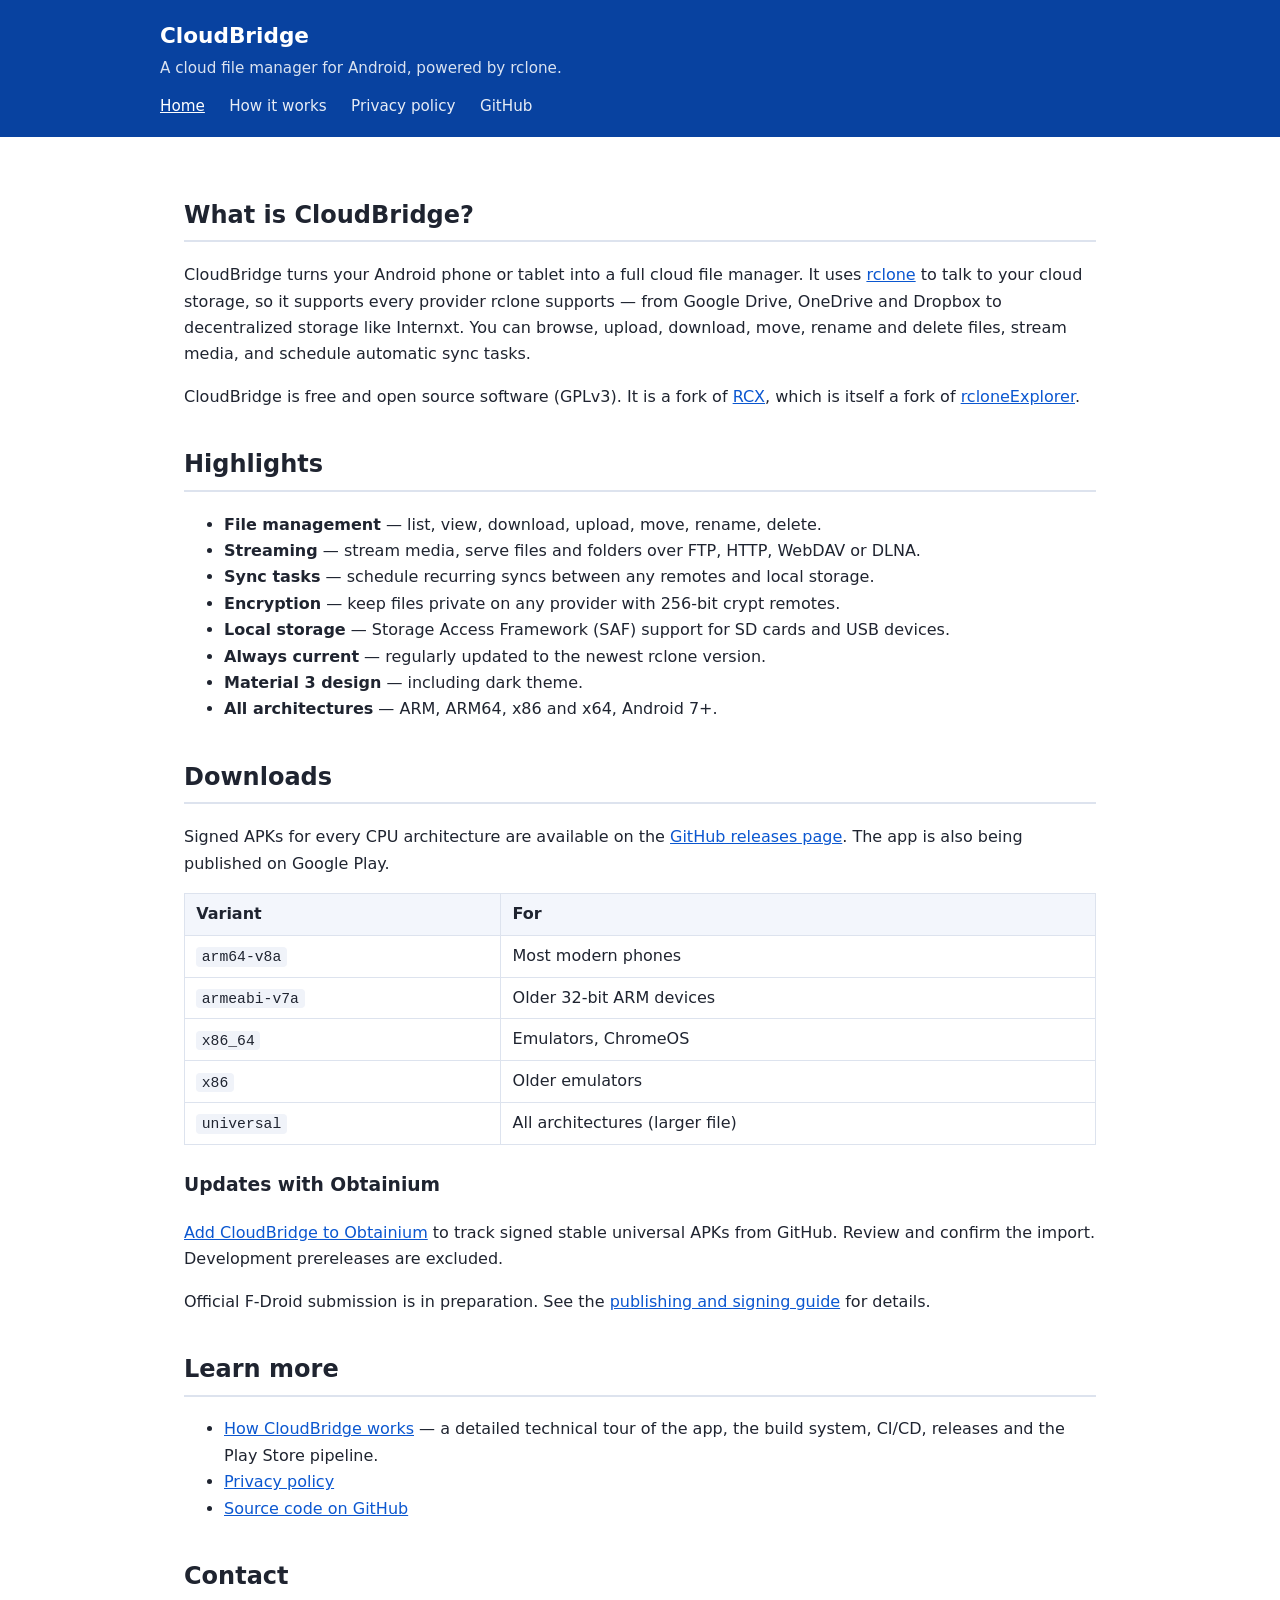
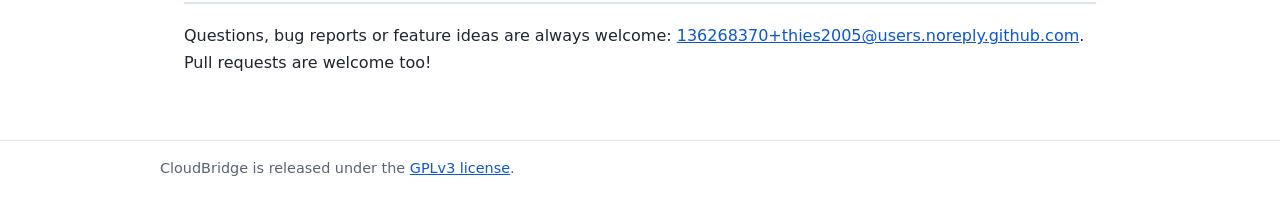
<file: docs/index.html>
<!DOCTYPE html>
<html lang="en">
<head>
  <meta charset="utf-8">
  <meta name="viewport" content="width=device-width, initial-scale=1">
  <title>CloudBridge — Rclone for Android</title>
  <meta name="description" content="CloudBridge is a cloud file manager for Android, powered by rclone.">
  <link rel="stylesheet" href="style.css">
</head>
<body>
<header class="site">
  <div class="inner">
    <h1>CloudBridge</h1>
    <p>A cloud file manager for Android, powered by rclone.</p>
    <nav class="site">
      <a href="index.html" aria-current="page">Home</a>
      <a href="internals.html">How it works</a>
      <a href="privacy.html">Privacy policy</a>
      <a href="https://github.com/thies2005/CloudBridge">GitHub</a>
    </nav>
  </div>
</header>

<main>
  <h2>What is CloudBridge?</h2>
  <p>
    CloudBridge turns your Android phone or tablet into a full cloud file manager.
    It uses <a href="https://rclone.org">rclone</a> to talk to your cloud storage,
    so it supports every provider rclone supports — from Google Drive, OneDrive and
    Dropbox to decentralized storage like Internxt. You can browse, upload, download,
    move, rename and delete files, stream media, and schedule automatic sync tasks.
  </p>
  <p>
    CloudBridge is free and open source software (GPLv3). It is a fork of
    <a href="https://github.com/x0b/rcx">RCX</a>, which is itself a fork of
    <a href="https://github.com/patrykcoding/rcloneExplorer">rcloneExplorer</a>.
  </p>

  <h2>Highlights</h2>
  <ul>
    <li><strong>File management</strong> — list, view, download, upload, move, rename, delete.</li>
    <li><strong>Streaming</strong> — stream media, serve files and folders over FTP, HTTP, WebDAV or DLNA.</li>
    <li><strong>Sync tasks</strong> — schedule recurring syncs between any remotes and local storage.</li>
    <li><strong>Encryption</strong> — keep files private on any provider with 256-bit crypt remotes.</li>
    <li><strong>Local storage</strong> — Storage Access Framework (SAF) support for SD cards and USB devices.</li>
    <li><strong>Always current</strong> — regularly updated to the newest rclone version.</li>
    <li><strong>Material 3 design</strong> — including dark theme.</li>
    <li><strong>All architectures</strong> — ARM, ARM64, x86 and x64, Android 7+.</li>
  </ul>

  <h2>Downloads</h2>
  <p>
    Signed APKs for every CPU architecture are available on the
    <a href="https://github.com/thies2005/CloudBridge/releases">GitHub releases page</a>.
    The app is also being published on Google Play.
  </p>
  <table>
    <tr><th>Variant</th><th>For</th></tr>
    <tr><td><code>arm64-v8a</code></td><td>Most modern phones</td></tr>
    <tr><td><code>armeabi-v7a</code></td><td>Older 32-bit ARM devices</td></tr>
    <tr><td><code>x86_64</code></td><td>Emulators, ChromeOS</td></tr>
    <tr><td><code>x86</code></td><td>Older emulators</td></tr>
    <tr><td><code>universal</code></td><td>All architectures (larger file)</td></tr>
  </table>

  <h3>Updates with Obtainium</h3>
  <p><a href="https://apps.obtainium.imranr.dev/redirect?r=obtainium%3A%2F%2Fapp%2F%257B%2522id%2522%253A%2522de.schuelken.cloudbridge%2522%252C%2522url%2522%253A%2522https%253A%252F%252Fgithub.com%252Fthies2005%252FCloudBridge%2522%252C%2522author%2522%253A%2522thies2005%2522%252C%2522name%2522%253A%2522CloudBridge%2522%252C%2522preferredApkIndex%2522%253A0%252C%2522additionalSettings%2522%253A%2522%257B%255C%2522includePrereleases%255C%2522%253Afalse%252C%255C%2522fallbackToOlderReleases%255C%2522%253Afalse%252C%255C%2522sortMethodChoice%255C%2522%253A%255C%2522date%255C%2522%252C%255C%2522verifyLatestTag%255C%2522%253Afalse%252C%255C%2522apkFilterRegEx%255C%2522%253A%255C%2522%255Ecloudbridge_v%255B0-9%255D%252B%255C%255C%255C%255C.%255B0-9%255D%252B%255C%255C%255C%255C.%255B0-9%255D%252B-oss-universal-release%255C%255C%255C%255C.apk%2524%255C%2522%252C%255C%2522invertAPKFilter%255C%2522%253Afalse%252C%255C%2522autoApkFilterByArch%255C%2522%253Afalse%252C%255C%2522trackOnly%255C%2522%253Afalse%252C%255C%2522versionDetection%255C%2522%253Atrue%257D%2522%257D">Add CloudBridge to Obtainium</a> to track signed stable universal APKs from GitHub. Review and confirm the import. Development prereleases are excluded.</p>
  <p>Official F-Droid submission is in preparation. See the <a href="https://github.com/thies2005/CloudBridge/blob/master/docs/PUBLISHING.md">publishing and signing guide</a> for details.</p>

  <h2>Learn more</h2>
  <ul>
    <li><a href="internals.html">How CloudBridge works</a> — a detailed technical tour of the app, the build system, CI/CD, releases and the Play Store pipeline.</li>
    <li><a href="privacy.html">Privacy policy</a></li>
    <li><a href="https://github.com/thies2005/CloudBridge">Source code on GitHub</a></li>
  </ul>

  <h2>Contact</h2>
  <p>
    Questions, bug reports or feature ideas are always welcome:
    <a href="mailto:136268370+thies2005@users.noreply.github.com">136268370+thies2005@users.noreply.github.com</a>.
    Pull requests are welcome too!
  </p>
</main>

<footer class="site">
  <div class="inner">
    CloudBridge is released under the <a href="https://github.com/thies2005/CloudBridge/blob/master/LICENSE">GPLv3 license</a>.
  </div>
</footer>
</body>
</html>
</file>
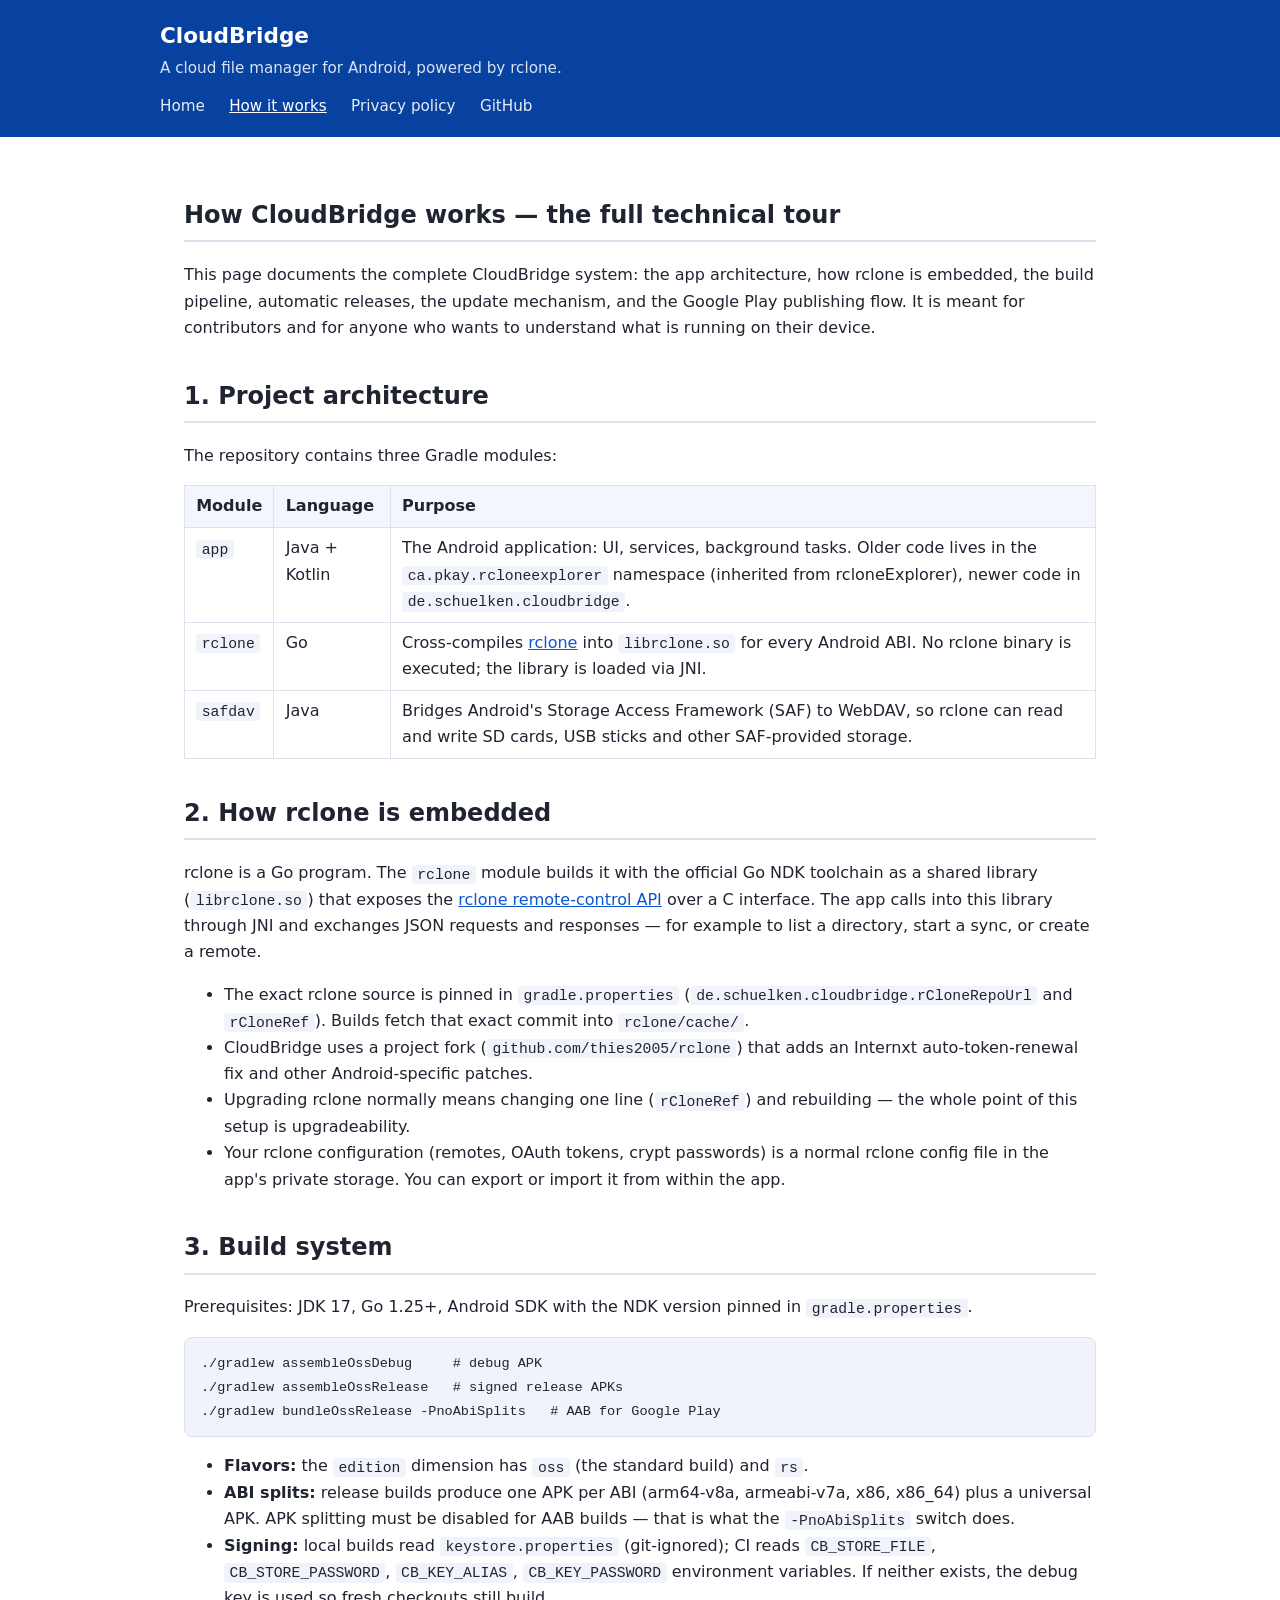
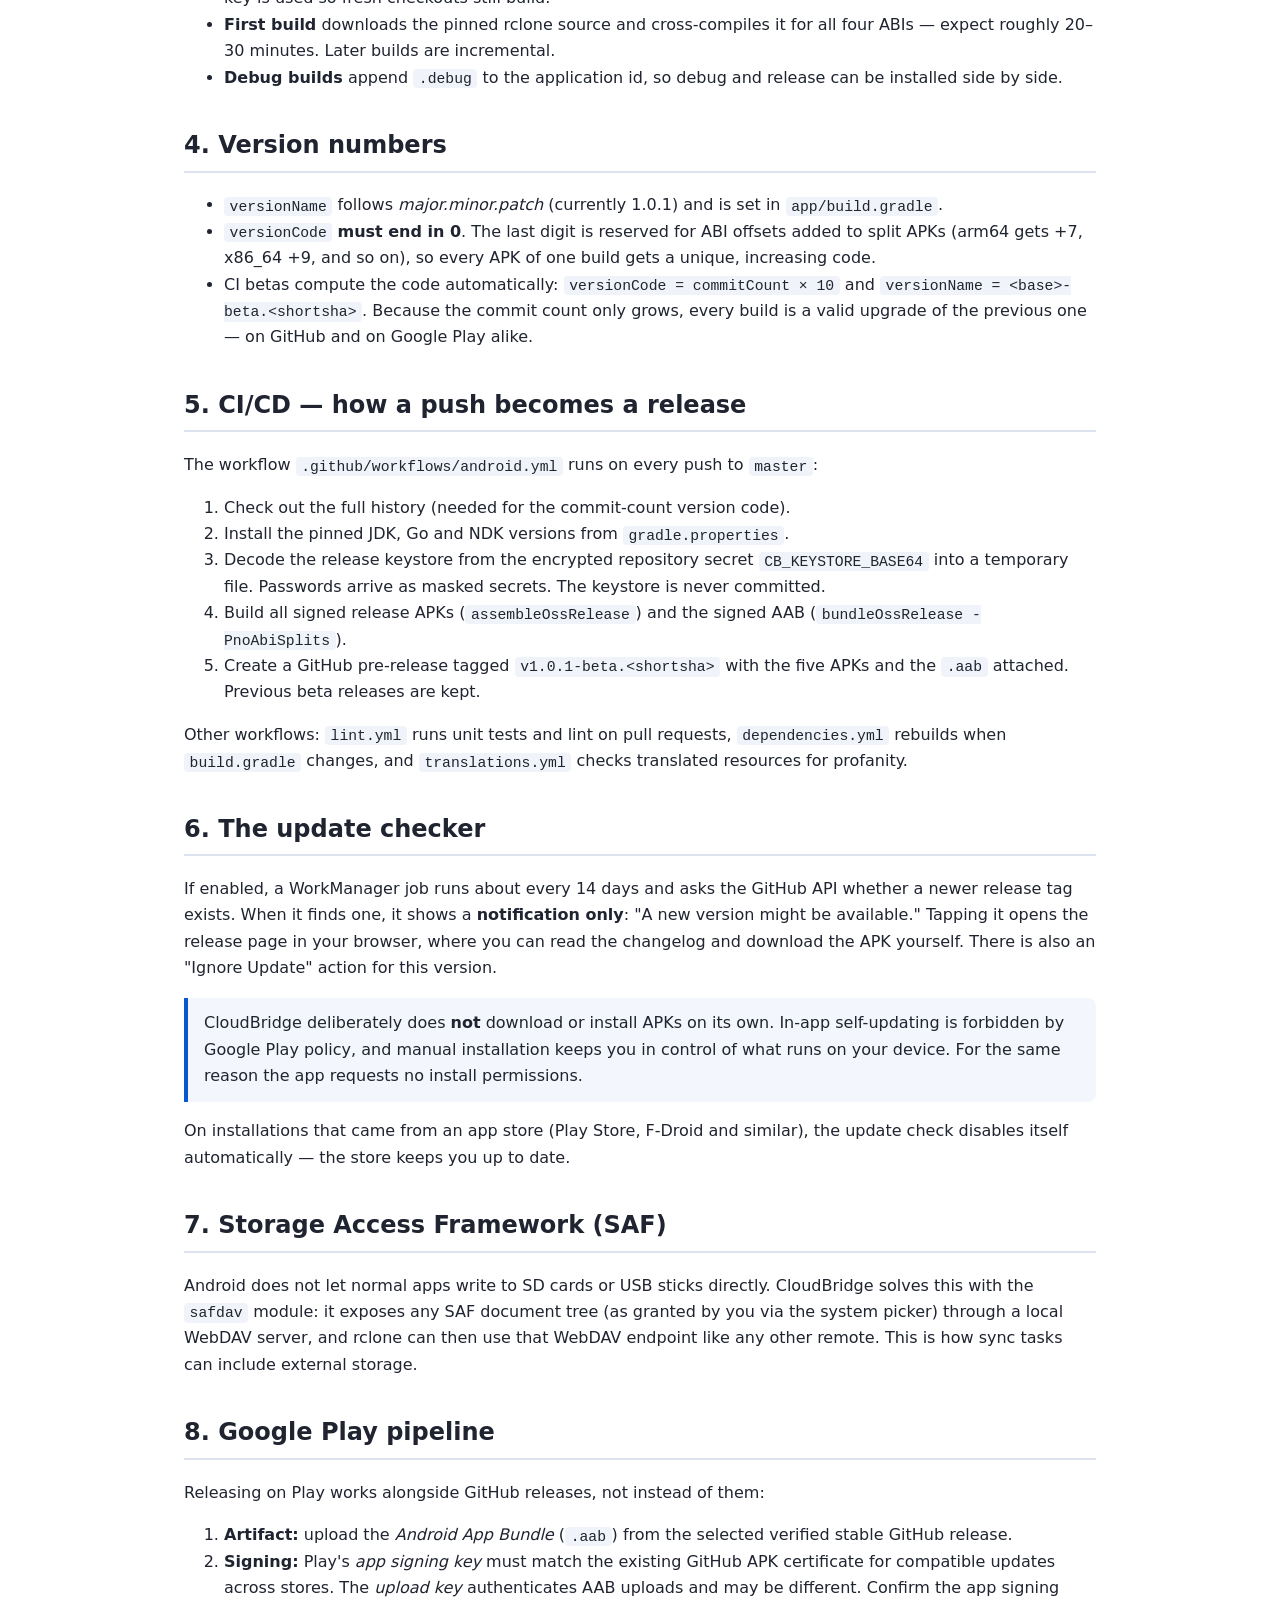
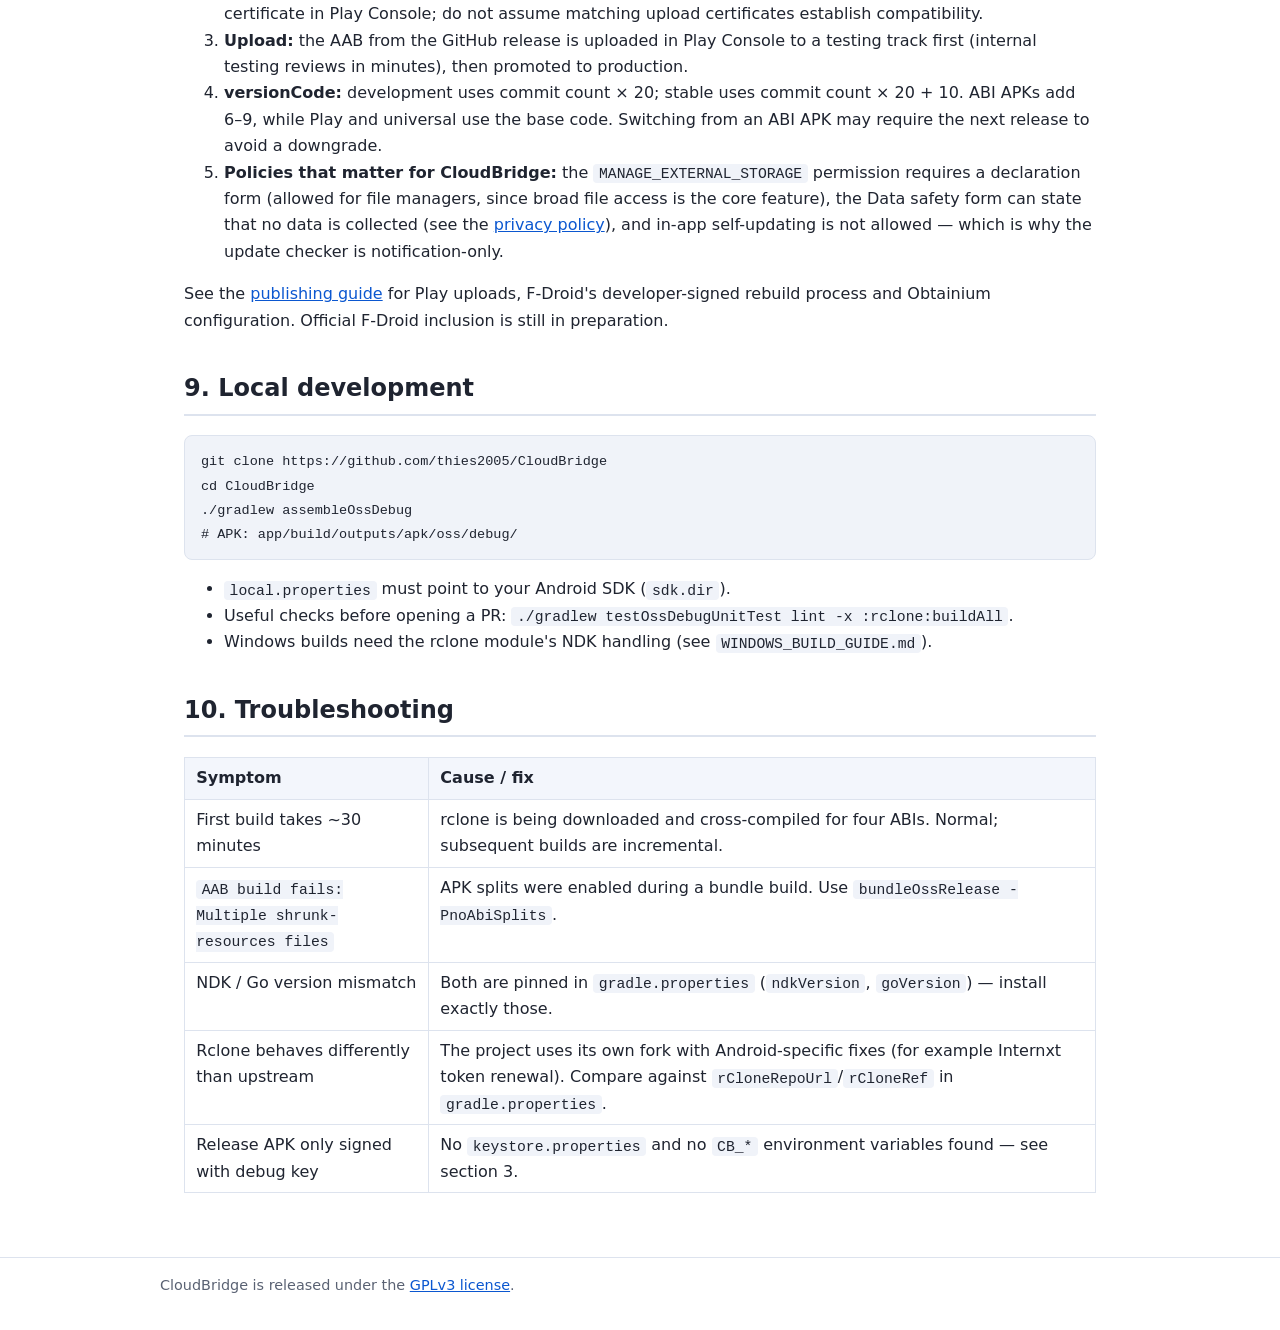
<file: docs/internals.html>
<!DOCTYPE html>
<html lang="en">
<head>
  <meta charset="utf-8">
  <meta name="viewport" content="width=device-width, initial-scale=1">
  <title>How CloudBridge works — technical documentation</title>
  <link rel="stylesheet" href="style.css">
</head>
<body>
<header class="site">
  <div class="inner">
    <h1>CloudBridge</h1>
    <p>A cloud file manager for Android, powered by rclone.</p>
    <nav class="site">
      <a href="index.html">Home</a>
      <a href="internals.html" aria-current="page">How it works</a>
      <a href="privacy.html">Privacy policy</a>
      <a href="https://github.com/thies2005/CloudBridge">GitHub</a>
    </nav>
  </div>
</header>

<main>
  <h2>How CloudBridge works — the full technical tour</h2>
  <p>
    This page documents the complete CloudBridge system: the app architecture, how
    rclone is embedded, the build pipeline, automatic releases, the update
    mechanism, and the Google Play publishing flow. It is meant for contributors
    and for anyone who wants to understand what is running on their device.
  </p>

  <h2 id="architecture">1. Project architecture</h2>
  <p>The repository contains three Gradle modules:</p>
  <table>
    <tr><th>Module</th><th>Language</th><th>Purpose</th></tr>
    <tr>
      <td><code>app</code></td>
      <td>Java + Kotlin</td>
      <td>The Android application: UI, services, background tasks. Older code lives in the <code>ca.pkay.rcloneexplorer</code> namespace (inherited from rcloneExplorer), newer code in <code>de.schuelken.cloudbridge</code>.</td>
    </tr>
    <tr>
      <td><code>rclone</code></td>
      <td>Go</td>
      <td>Cross-compiles <a href="https://rclone.org">rclone</a> into <code>librclone.so</code> for every Android ABI. No rclone binary is executed; the library is loaded via JNI.</td>
    </tr>
    <tr>
      <td><code>safdav</code></td>
      <td>Java</td>
      <td>Bridges Android's Storage Access Framework (SAF) to WebDAV, so rclone can read and write SD cards, USB sticks and other SAF-provided storage.</td>
    </tr>
  </table>

  <h2 id="rclone-integration">2. How rclone is embedded</h2>
  <p>
    rclone is a Go program. The <code>rclone</code> module builds it with the official
    Go NDK toolchain as a shared library (<code>librclone.so</code>) that exposes the
    <a href="https://rclone.org/rc/">rclone remote-control API</a> over a C interface.
    The app calls into this library through JNI and exchanges JSON requests and
    responses — for example to list a directory, start a sync, or create a remote.
  </p>
  <ul>
    <li>The exact rclone source is pinned in <code>gradle.properties</code> (<code>de.schuelken.cloudbridge.rCloneRepoUrl</code> and <code>rCloneRef</code>). Builds fetch that exact commit into <code>rclone/cache/</code>.</li>
    <li>CloudBridge uses a project fork (<code>github.com/thies2005/rclone</code>) that adds an Internxt auto-token-renewal fix and other Android-specific patches.</li>
    <li>Upgrading rclone normally means changing one line (<code>rCloneRef</code>) and rebuilding — the whole point of this setup is upgradeability.</li>
    <li>Your rclone configuration (remotes, OAuth tokens, crypt passwords) is a normal rclone config file in the app's private storage. You can export or import it from within the app.</li>
  </ul>

  <h2 id="build-system">3. Build system</h2>
  <p>Prerequisites: JDK 17, Go 1.25+, Android SDK with the NDK version pinned in <code>gradle.properties</code>.</p>
  <pre><code>./gradlew assembleOssDebug     # debug APK
./gradlew assembleOssRelease   # signed release APKs
./gradlew bundleOssRelease -PnoAbiSplits   # AAB for Google Play</code></pre>
  <ul>
    <li><strong>Flavors:</strong> the <code>edition</code> dimension has <code>oss</code> (the standard build) and <code>rs</code>.</li>
    <li><strong>ABI splits:</strong> release builds produce one APK per ABI (arm64-v8a, armeabi-v7a, x86, x86_64) plus a universal APK. APK splitting must be disabled for AAB builds — that is what the <code>-PnoAbiSplits</code> switch does.</li>
    <li><strong>Signing:</strong> local builds read <code>keystore.properties</code> (git-ignored); CI reads <code>CB_STORE_FILE</code>, <code>CB_STORE_PASSWORD</code>, <code>CB_KEY_ALIAS</code>, <code>CB_KEY_PASSWORD</code> environment variables. If neither exists, the debug key is used so fresh checkouts still build.</li>
    <li><strong>First build</strong> downloads the pinned rclone source and cross-compiles it for all four ABIs — expect roughly 20–30 minutes. Later builds are incremental.</li>
    <li><strong>Debug builds</strong> append <code>.debug</code> to the application id, so debug and release can be installed side by side.</li>
  </ul>

  <h2 id="versioning">4. Version numbers</h2>
  <ul>
    <li><code>versionName</code> follows <em>major.minor.patch</em> (currently 1.0.1) and is set in <code>app/build.gradle</code>.</li>
    <li><code>versionCode</code> <strong>must end in 0</strong>. The last digit is reserved for ABI offsets added to split APKs (arm64 gets +7, x86_64 +9, and so on), so every APK of one build gets a unique, increasing code.</li>
    <li>CI betas compute the code automatically: <code>versionCode = commitCount × 10</code> and <code>versionName = &lt;base&gt;-beta.&lt;shortsha&gt;</code>. Because the commit count only grows, every build is a valid upgrade of the previous one — on GitHub and on Google Play alike.</li>
  </ul>

  <h2 id="ci-cd">5. CI/CD — how a push becomes a release</h2>
  <p>The workflow <code>.github/workflows/android.yml</code> runs on every push to <code>master</code>:</p>
  <ol>
    <li>Check out the full history (needed for the commit-count version code).</li>
    <li>Install the pinned JDK, Go and NDK versions from <code>gradle.properties</code>.</li>
    <li>Decode the release keystore from the encrypted repository secret <code>CB_KEYSTORE_BASE64</code> into a temporary file. Passwords arrive as masked secrets. The keystore is never committed.</li>
    <li>Build all signed release APKs (<code>assembleOssRelease</code>) and the signed AAB (<code>bundleOssRelease -PnoAbiSplits</code>).</li>
    <li>Create a GitHub pre-release tagged <code>v1.0.1-beta.&lt;shortsha&gt;</code> with the five APKs and the <code>.aab</code> attached. Previous beta releases are kept.</li>
  </ol>
  <p>
    Other workflows: <code>lint.yml</code> runs unit tests and lint on pull requests,
    <code>dependencies.yml</code> rebuilds when <code>build.gradle</code> changes, and
    <code>translations.yml</code> checks translated resources for profanity.
  </p>

  <h2 id="updater">6. The update checker</h2>
  <p>
    If enabled, a WorkManager job runs about every 14 days and asks the GitHub API
    whether a newer release tag exists. When it finds one, it shows a
    <strong>notification only</strong>: "A new version might be available." Tapping it
    opens the release page in your browser, where you can read the changelog and
    download the APK yourself. There is also an "Ignore Update" action for this version.
  </p>
  <div class="note">
    CloudBridge deliberately does <strong>not</strong> download or install APKs on its
    own. In-app self-updating is forbidden by Google Play policy, and manual
    installation keeps you in control of what runs on your device. For the same
    reason the app requests no install permissions.
  </div>
  <p>
    On installations that came from an app store (Play Store, F-Droid and similar),
    the update check disables itself automatically — the store keeps you up to date.
  </p>

  <h2 id="storage-access-framework">7. Storage Access Framework (SAF)</h2>
  <p>
    Android does not let normal apps write to SD cards or USB sticks directly.
    CloudBridge solves this with the <code>safdav</code> module: it exposes any
    SAF document tree (as granted by you via the system picker) through a local
    WebDAV server, and rclone can then use that WebDAV endpoint like any other
    remote. This is how sync tasks can include external storage.
  </p>

  <h2 id="play-store">8. Google Play pipeline</h2>
  <p>Releasing on Play works alongside GitHub releases, not instead of them:</p>
  <ol>
    <li><strong>Artifact:</strong> upload the <em>Android App Bundle</em> (<code>.aab</code>) from the selected verified stable GitHub release.</li>
    <li><strong>Signing:</strong> Play's <em>app signing key</em> must match the existing GitHub APK certificate for compatible updates across stores. The <em>upload key</em> authenticates AAB uploads and may be different. Confirm the app signing certificate in Play Console; do not assume matching upload certificates establish compatibility.</li>
    <li><strong>Upload:</strong> the AAB from the GitHub release is uploaded in Play Console to a testing track first (internal testing reviews in minutes), then promoted to production.</li>
    <li><strong>versionCode:</strong> development uses commit count × 20; stable uses commit count × 20 + 10. ABI APKs add 6–9, while Play and universal use the base code. Switching from an ABI APK may require the next release to avoid a downgrade.</li>
    <li><strong>Policies that matter for CloudBridge:</strong> the <code>MANAGE_EXTERNAL_STORAGE</code> permission requires a declaration form (allowed for file managers, since broad file access is the core feature), the Data safety form can state that no data is collected (see the <a href="privacy.html">privacy policy</a>), and in-app self-updating is not allowed — which is why the update checker is notification-only.</li>
  </ol>
  <p>See the <a href="https://github.com/thies2005/CloudBridge/blob/master/docs/PUBLISHING.md">publishing guide</a> for Play uploads, F-Droid's developer-signed rebuild process and Obtainium configuration. Official F-Droid inclusion is still in preparation.</p>

  <h2 id="local-development">9. Local development</h2>
  <pre><code>git clone https://github.com/thies2005/CloudBridge
cd CloudBridge
./gradlew assembleOssDebug
# APK: app/build/outputs/apk/oss/debug/</code></pre>
  <ul>
    <li><code>local.properties</code> must point to your Android SDK (<code>sdk.dir</code>).</li>
    <li>Useful checks before opening a PR: <code>./gradlew testOssDebugUnitTest lint -x :rclone:buildAll</code>.</li>
    <li>Windows builds need the rclone module's NDK handling (see <code>WINDOWS_BUILD_GUIDE.md</code>).</li>
  </ul>

  <h2 id="troubleshooting">10. Troubleshooting</h2>
  <table>
    <tr><th>Symptom</th><th>Cause / fix</th></tr>
    <tr><td>First build takes ~30 minutes</td><td>rclone is being downloaded and cross-compiled for four ABIs. Normal; subsequent builds are incremental.</td></tr>
    <tr><td><code>AAB build fails: Multiple shrunk-resources files</code></td><td>APK splits were enabled during a bundle build. Use <code>bundleOssRelease -PnoAbiSplits</code>.</td></tr>
    <tr><td>NDK / Go version mismatch</td><td>Both are pinned in <code>gradle.properties</code> (<code>ndkVersion</code>, <code>goVersion</code>) — install exactly those.</td></tr>
    <tr><td>Rclone behaves differently than upstream</td><td>The project uses its own fork with Android-specific fixes (for example Internxt token renewal). Compare against <code>rCloneRepoUrl</code>/<code>rCloneRef</code> in <code>gradle.properties</code>.</td></tr>
    <tr><td>Release APK only signed with debug key</td><td>No <code>keystore.properties</code> and no <code>CB_*</code> environment variables found — see section 3.</td></tr>
  </table>
</main>

<footer class="site">
  <div class="inner">
    CloudBridge is released under the <a href="https://github.com/thies2005/CloudBridge/blob/master/LICENSE">GPLv3 license</a>.
  </div>
</footer>
</body>
</html>
</file>
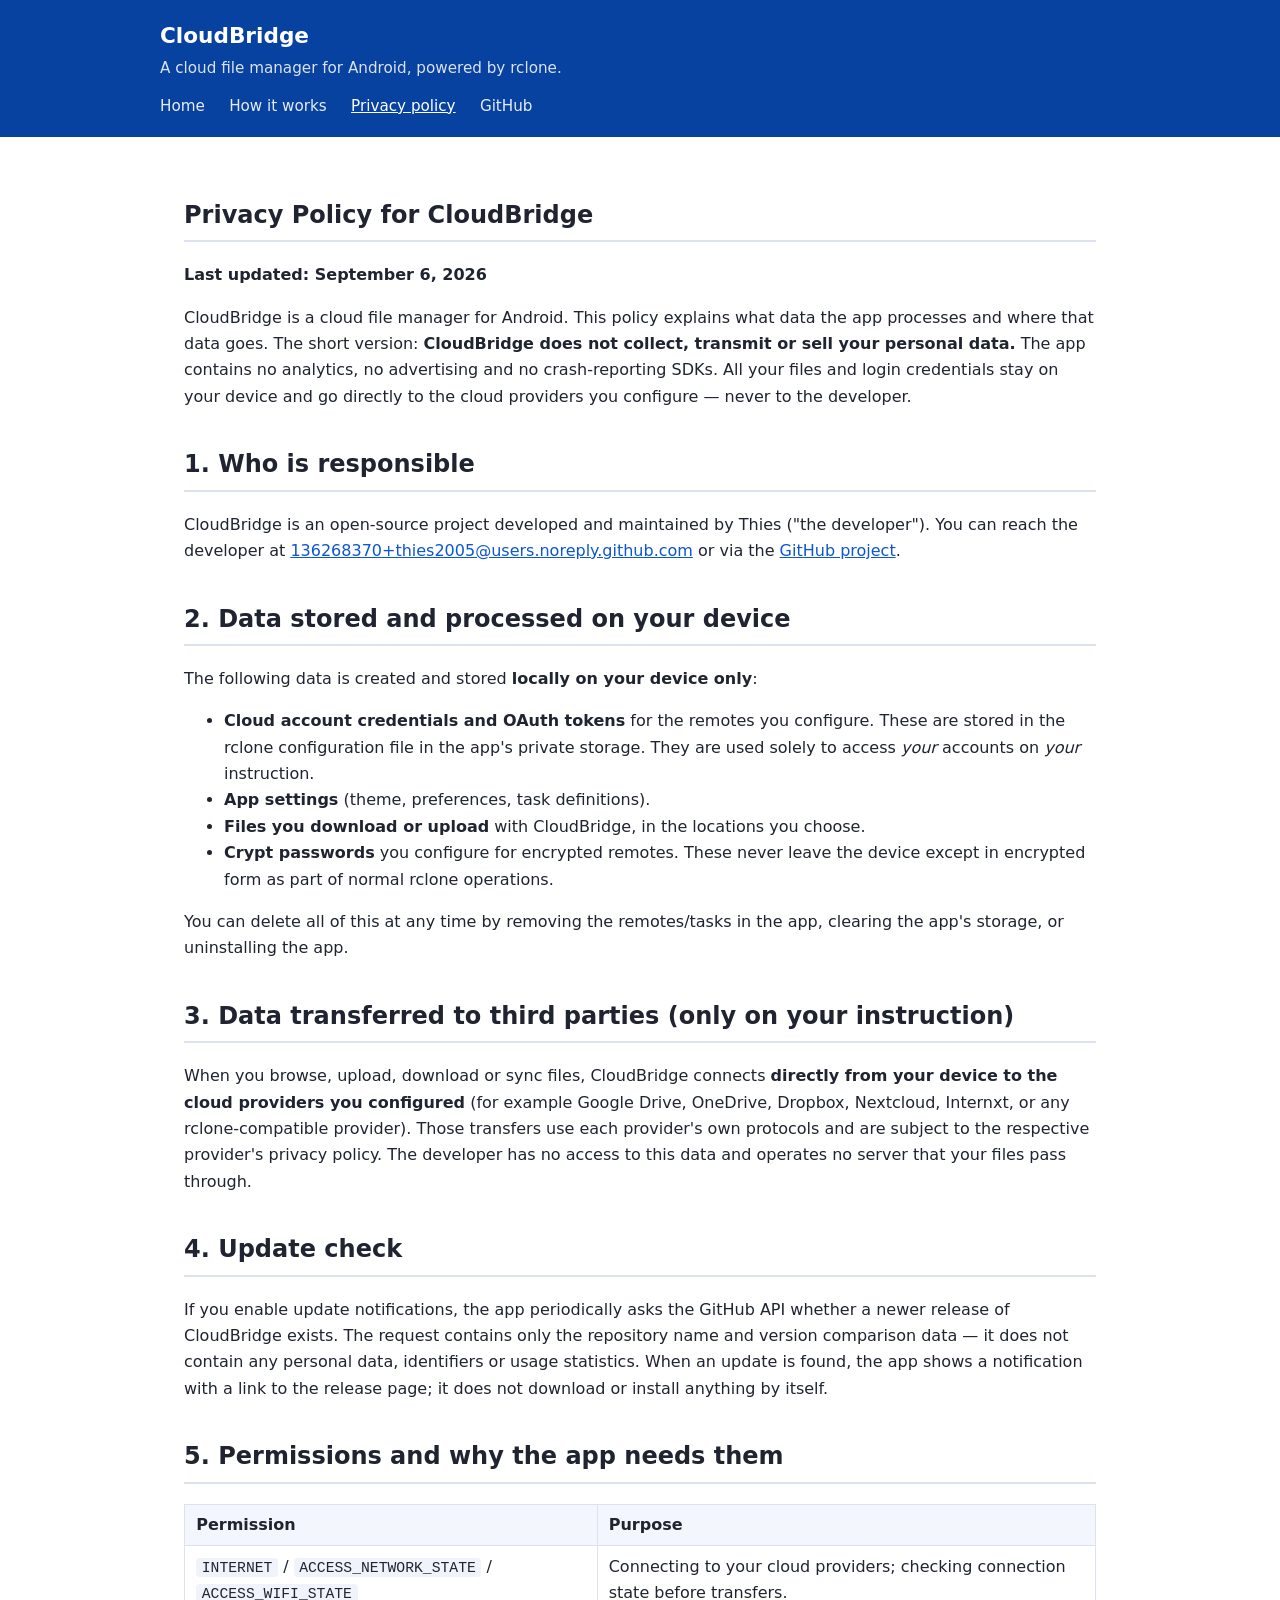
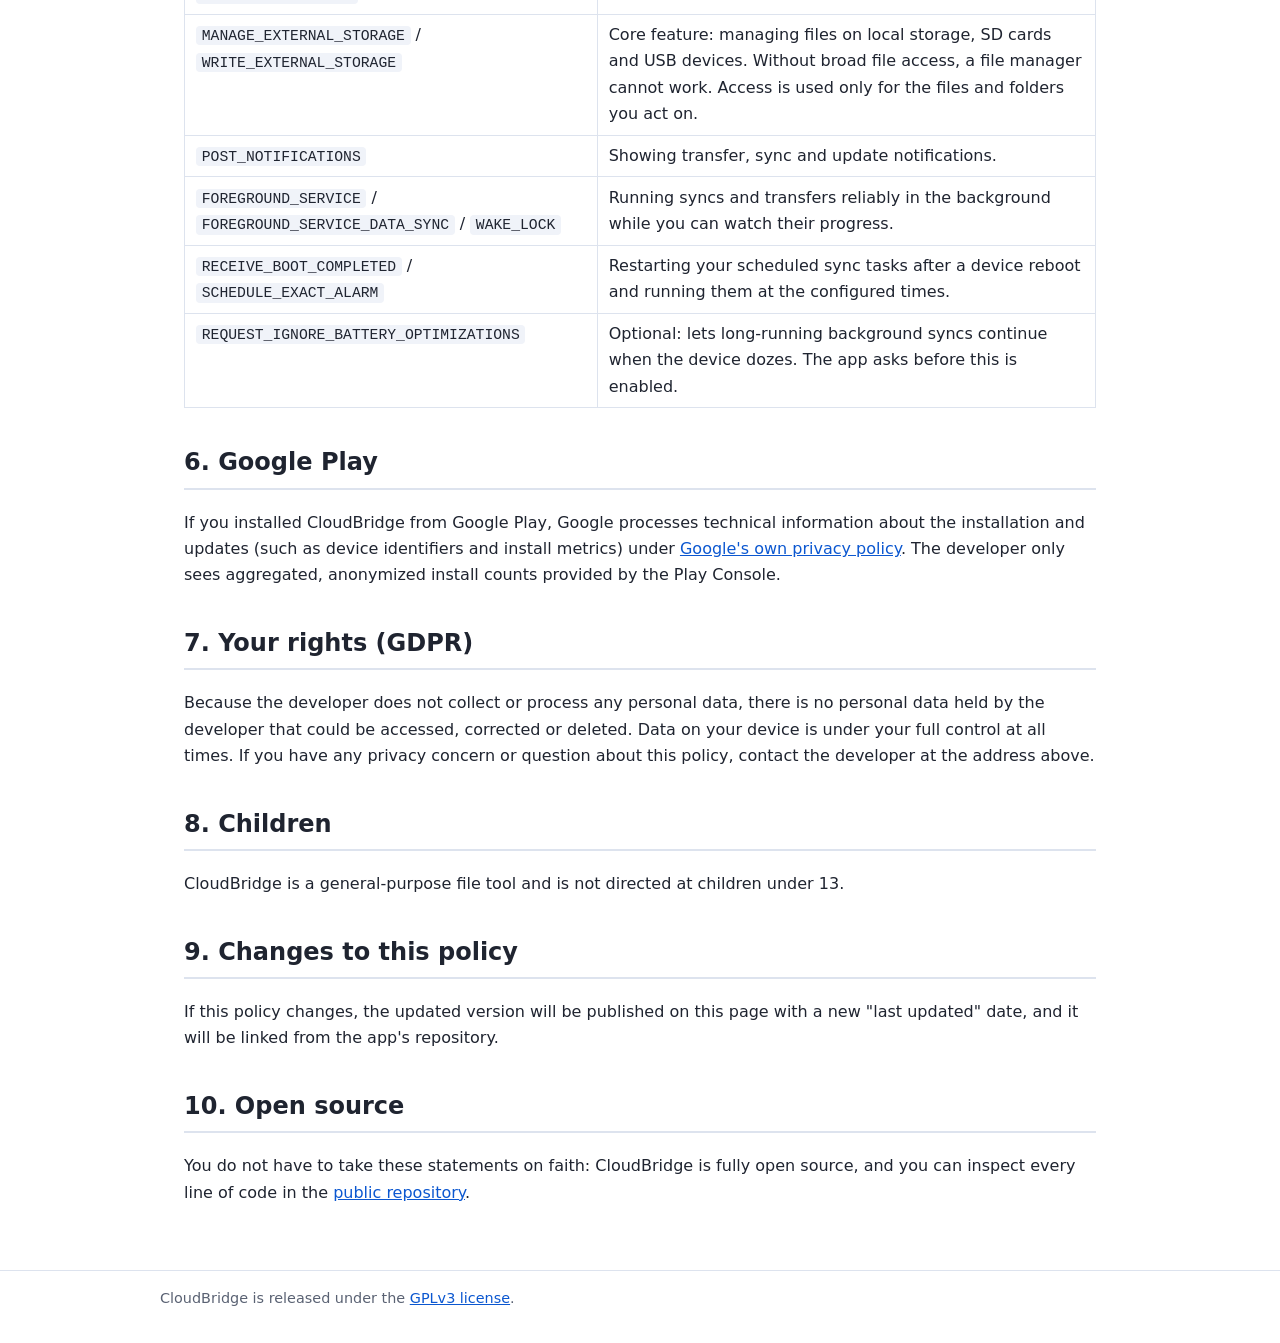
<file: docs/privacy.html>
<!DOCTYPE html>
<html lang="en">
<head>
  <meta charset="utf-8">
  <meta name="viewport" content="width=device-width, initial-scale=1">
  <title>Privacy Policy — CloudBridge</title>
  <link rel="stylesheet" href="style.css">
</head>
<body>
<header class="site">
  <div class="inner">
    <h1>CloudBridge</h1>
    <p>A cloud file manager for Android, powered by rclone.</p>
    <nav class="site">
      <a href="index.html">Home</a>
      <a href="internals.html">How it works</a>
      <a href="privacy.html" aria-current="page">Privacy policy</a>
      <a href="https://github.com/thies2005/CloudBridge">GitHub</a>
    </nav>
  </div>
</header>

<main>
  <h2>Privacy Policy for CloudBridge</h2>
  <p><strong>Last updated: September 6, 2026</strong></p>

  <p>
    CloudBridge is a cloud file manager for Android. This policy explains what data
    the app processes and where that data goes. The short version:
    <strong>CloudBridge does not collect, transmit or sell your personal data.</strong>
    The app contains no analytics, no advertising and no crash-reporting SDKs.
    All your files and login credentials stay on your device and go directly to the
    cloud providers you configure — never to the developer.
  </p>

  <h2>1. Who is responsible</h2>
  <p>
    CloudBridge is an open-source project developed and maintained by Thies
    ("the developer"). You can reach the developer at
    <a href="mailto:136268370+thies2005@users.noreply.github.com">136268370+thies2005@users.noreply.github.com</a>
    or via the <a href="https://github.com/thies2005/CloudBridge">GitHub project</a>.
  </p>

  <h2>2. Data stored and processed on your device</h2>
  <p>The following data is created and stored <strong>locally on your device only</strong>:</p>
  <ul>
    <li><strong>Cloud account credentials and OAuth tokens</strong> for the remotes you configure. These are stored in the rclone configuration file in the app's private storage. They are used solely to access <em>your</em> accounts on <em>your</em> instruction.</li>
    <li><strong>App settings</strong> (theme, preferences, task definitions).</li>
    <li><strong>Files you download or upload</strong> with CloudBridge, in the locations you choose.</li>
    <li><strong>Crypt passwords</strong> you configure for encrypted remotes. These never leave the device except in encrypted form as part of normal rclone operations.</li>
  </ul>
  <p>You can delete all of this at any time by removing the remotes/tasks in the app, clearing the app's storage, or uninstalling the app.</p>

  <h2>3. Data transferred to third parties (only on your instruction)</h2>
  <p>
    When you browse, upload, download or sync files, CloudBridge connects
    <strong>directly from your device to the cloud providers you configured</strong>
    (for example Google Drive, OneDrive, Dropbox, Nextcloud, Internxt, or any
    rclone-compatible provider). Those transfers use each provider's own protocols
    and are subject to the respective provider's privacy policy. The developer has
    no access to this data and operates no server that your files pass through.
  </p>

  <h2>4. Update check</h2>
  <p>
    If you enable update notifications, the app periodically asks the GitHub API
    whether a newer release of CloudBridge exists. The request contains only the
    repository name and version comparison data — it does not contain any personal
    data, identifiers or usage statistics. When an update is found, the app shows a
    notification with a link to the release page; it does not download or install
    anything by itself.
  </p>

  <h2>5. Permissions and why the app needs them</h2>
  <table>
    <tr><th>Permission</th><th>Purpose</th></tr>
    <tr><td><code>INTERNET</code> / <code>ACCESS_NETWORK_STATE</code> / <code>ACCESS_WIFI_STATE</code></td><td>Connecting to your cloud providers; checking connection state before transfers.</td></tr>
    <tr><td><code>MANAGE_EXTERNAL_STORAGE</code> / <code>WRITE_EXTERNAL_STORAGE</code></td><td>Core feature: managing files on local storage, SD cards and USB devices. Without broad file access, a file manager cannot work. Access is used only for the files and folders you act on.</td></tr>
    <tr><td><code>POST_NOTIFICATIONS</code></td><td>Showing transfer, sync and update notifications.</td></tr>
    <tr><td><code>FOREGROUND_SERVICE</code> / <code>FOREGROUND_SERVICE_DATA_SYNC</code> / <code>WAKE_LOCK</code></td><td>Running syncs and transfers reliably in the background while you can watch their progress.</td></tr>
    <tr><td><code>RECEIVE_BOOT_COMPLETED</code> / <code>SCHEDULE_EXACT_ALARM</code></td><td>Restarting your scheduled sync tasks after a device reboot and running them at the configured times.</td></tr>
    <tr><td><code>REQUEST_IGNORE_BATTERY_OPTIMIZATIONS</code></td><td>Optional: lets long-running background syncs continue when the device dozes. The app asks before this is enabled.</td></tr>
  </table>

  <h2>6. Google Play</h2>
  <p>
    If you installed CloudBridge from Google Play, Google processes technical
    information about the installation and updates (such as device identifiers and
    install metrics) under <a href="https://policies.google.com/privacy">Google's own privacy policy</a>.
    The developer only sees aggregated, anonymized install counts provided by the
    Play Console.
  </p>

  <h2>7. Your rights (GDPR)</h2>
  <p>
    Because the developer does not collect or process any personal data, there is no
    personal data held by the developer that could be accessed, corrected or deleted.
    Data on your device is under your full control at all times. If you have any
    privacy concern or question about this policy, contact the developer at the
    address above.
  </p>

  <h2>8. Children</h2>
  <p>CloudBridge is a general-purpose file tool and is not directed at children under 13.</p>

  <h2>9. Changes to this policy</h2>
  <p>
    If this policy changes, the updated version will be published on this page
    with a new "last updated" date, and it will be linked from the app's repository.
  </p>

  <h2>10. Open source</h2>
  <p>
    You do not have to take these statements on faith: CloudBridge is fully open
    source, and you can inspect every line of code in the
    <a href="https://github.com/thies2005/CloudBridge">public repository</a>.
  </p>
</main>

<footer class="site">
  <div class="inner">
    CloudBridge is released under the <a href="https://github.com/thies2005/CloudBridge/blob/master/LICENSE">GPLv3 license</a>.
  </div>
</footer>
</body>
</html>
</file>
<file: docs/style.css>
:root {
  --accent: #0b57d0;
  --accent-dark: #0842a0;
  --bg: #ffffff;
  --bg-soft: #f3f6fc;
  --text: #1f2430;
  --text-soft: #5a6273;
  --border: #dde3ee;
  --code-bg: #f0f3f9;
}

* { box-sizing: border-box; }

body {
  margin: 0;
  font-family: system-ui, -apple-system, "Segoe UI", Roboto, sans-serif;
  color: var(--text);
  background: var(--bg);
  line-height: 1.65;
}

header.site {
  background: var(--accent-dark);
  color: #fff;
  padding: 1.1rem 1.5rem;
}

header.site .inner, main, footer .inner { max-width: 960px; margin: 0 auto; }

header.site h1 { margin: 0; font-size: 1.35rem; }
header.site p { margin: .2rem 0 0; opacity: .85; font-size: .95rem; }

nav.site { margin-top: .7rem; }
nav.site a {
  color: #fff; text-decoration: none; font-size: .95rem;
  margin-right: 1.2rem; opacity: .9;
}
nav.site a:hover, nav.site a[aria-current] { opacity: 1; text-decoration: underline; }

main { padding: 1.5rem 1.5rem 3rem; }

h2 { border-bottom: 2px solid var(--border); padding-bottom: .3rem; margin-top: 2.2rem; }
h3 { margin-top: 1.6rem; }
a { color: var(--accent); }

code, pre {
  font-family: ui-monospace, SFMono-Regular, Menlo, Consolas, monospace;
  font-size: .92em;
}
code { background: var(--code-bg); padding: .1rem .35rem; border-radius: 4px; }
pre {
  background: var(--code-bg); border: 1px solid var(--border);
  padding: .8rem 1rem; border-radius: 8px; overflow-x: auto;
}
pre code { background: none; padding: 0; }

table { border-collapse: collapse; width: 100%; margin: 1rem 0; }
th, td { border: 1px solid var(--border); padding: .45rem .7rem; text-align: left; vertical-align: top; }
th { background: var(--bg-soft); }

.note {
  background: var(--bg-soft); border-left: 4px solid var(--accent);
  padding: .8rem 1rem; border-radius: 0 8px 8px 0; margin: 1rem 0;
}

footer.site { border-top: 1px solid var(--border); padding: 1rem 1.5rem 2rem; color: var(--text-soft); font-size: .9rem; }
</file>
